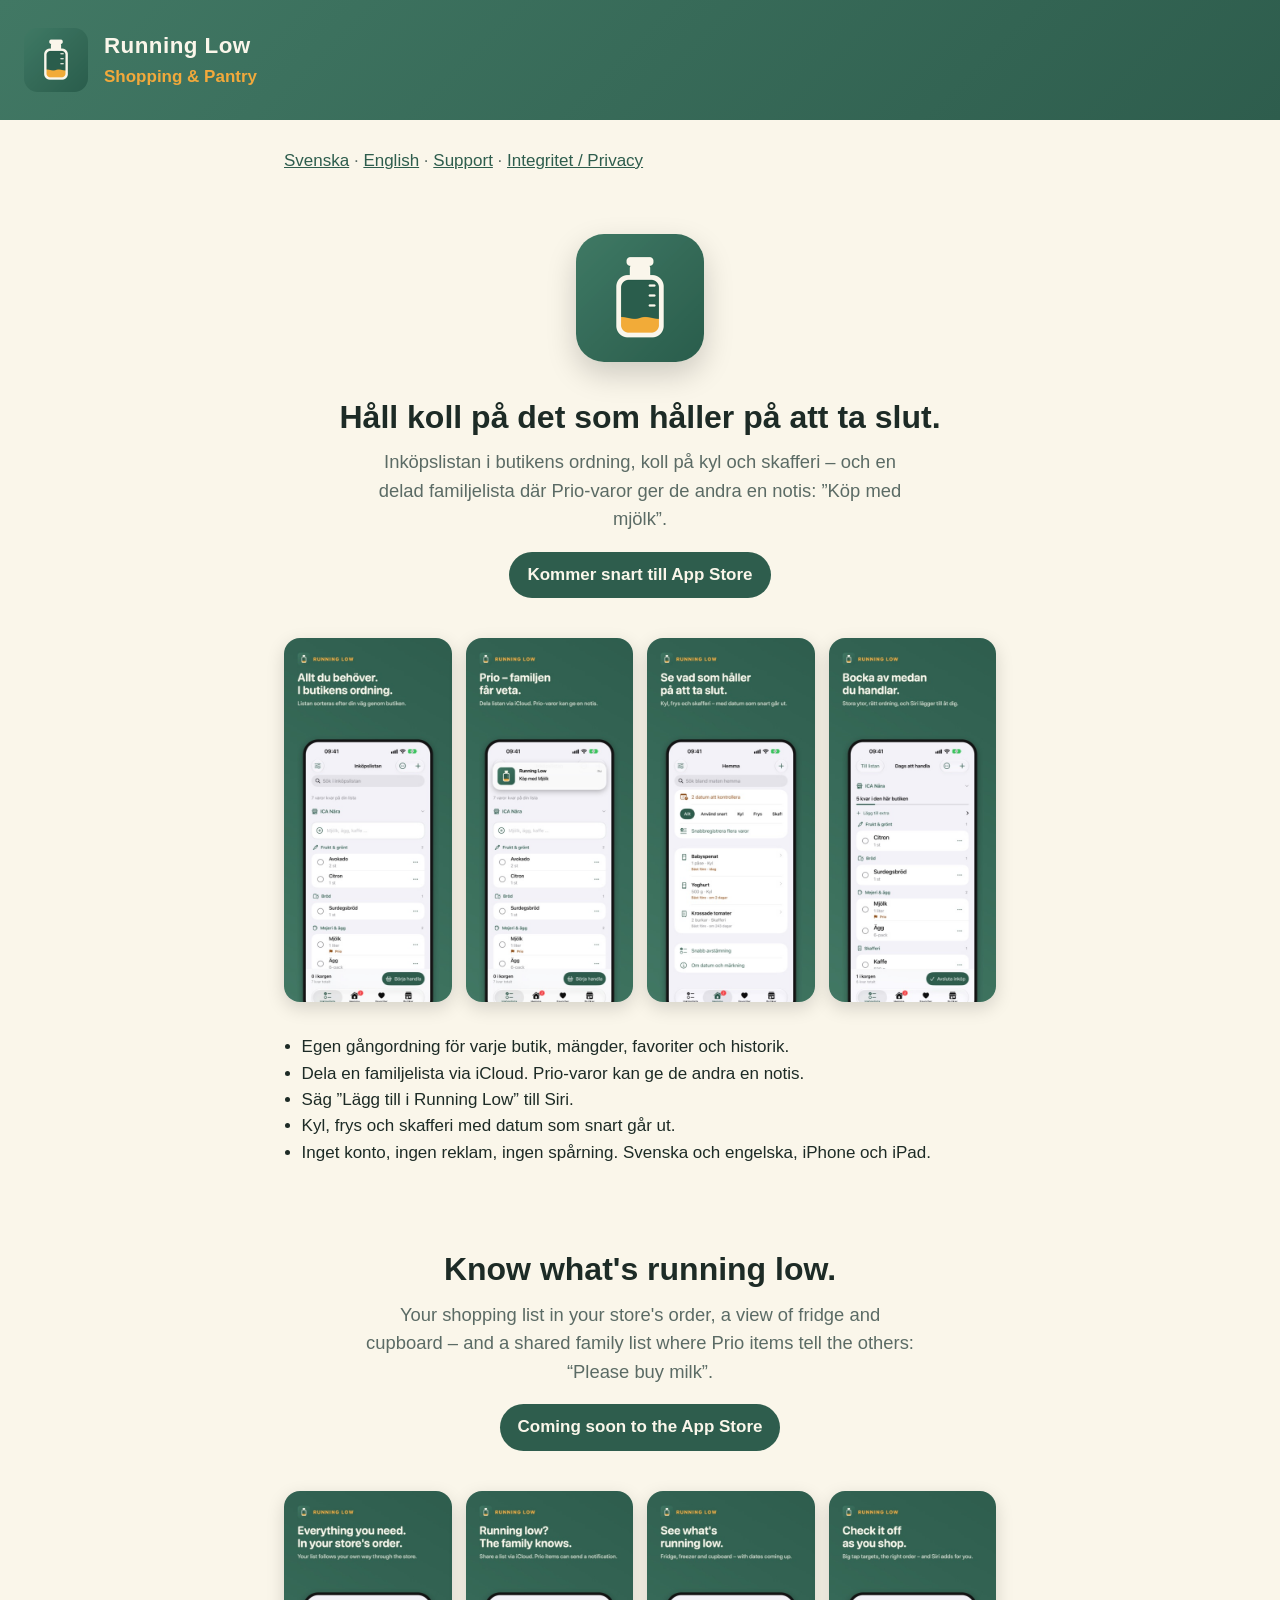
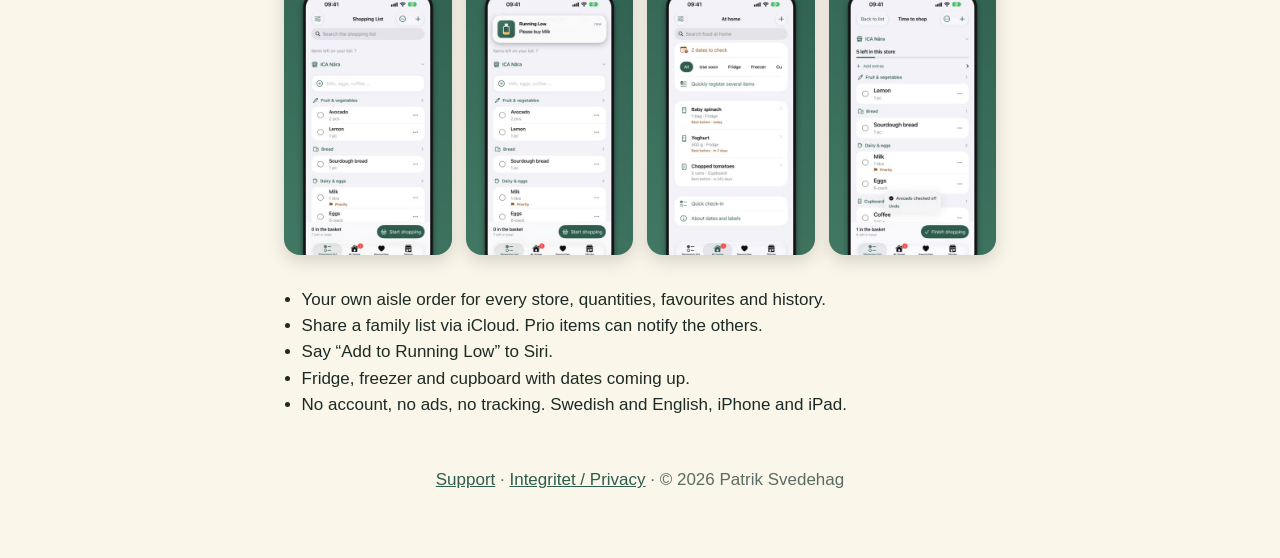
<file: index.html>
<!doctype html>
<html lang="sv">
<head>
<meta charset="utf-8">
<meta name="viewport" content="width=device-width, initial-scale=1">
<title>Running Low – Shopping &amp; Pantry</title>
<meta name="description" content="Inköpslistan i butikens ordning, koll på kyl och skafferi, och en delad familjelista med Prio-notiser. / Your shopping list in store order, pantry overview and a shared family list with Prio alerts.">
<link rel="icon" href="icon.png">
<link rel="stylesheet" href="style.css">
<style>
  .hero { text-align: center; padding: 40px 0 8px; }
  .hero img { border-radius: 28px; box-shadow: 0 12px 30px rgba(0,0,0,.18); }
  .hero h1 { margin: 22px 0 6px; }
  .lead { font-size: 1.15rem; color: var(--muted); max-width: 560px; margin: 0 auto; }
  .soon { display: inline-block; margin-top: 18px; padding: 10px 18px; border-radius: 999px; background: var(--green); color: #faf6ea; font-weight: 600; }
  .shots { display: grid; grid-template-columns: repeat(auto-fit, minmax(150px, 1fr)); gap: 14px; margin: 32px 0; }
  .shots img { width: 100%; border-radius: 16px; box-shadow: 0 6px 18px rgba(0,0,0,.15); }
  ul.features { padding-left: 1.1rem; }
  footer { text-align: center; color: var(--muted); padding: 32px 0 0; }
</style>
</head>
<body>
<header><img src="icon.png" alt="" width="64" height="64"><div><strong>Running Low</strong><span>Shopping &amp; Pantry</span></div></header>
<main>
<nav><a href="#sv">Svenska</a> · <a href="#en">English</a> · <a href="support.html">Support</a> · <a href="privacy.html">Integritet / Privacy</a></nav>

<section id="sv" lang="sv" class="hero">
  <img src="icon.png" alt="Running Low-ikonen" width="128" height="128">
  <h1>Håll koll på det som håller på att ta slut.</h1>
  <p class="lead">Inköpslistan i butikens ordning, koll på kyl och skafferi – och en delad familjelista där Prio-varor ger de andra en notis: ”Köp med mjölk”.</p>
  <span class="soon">Kommer snart till App Store</span>
</section>
<div class="shots">
  <img src="screenshots/web/sv-iphone-6.9-1.jpg" alt="Inköpslistan sorterad i butikens ordning">
  <img src="screenshots/web/sv-iphone-6.9-2.jpg" alt="Notisen Köp med Mjölk till familjen">
  <img src="screenshots/web/sv-iphone-6.9-3.jpg" alt="Hemma med datum som snart går ut">
  <img src="screenshots/web/sv-iphone-6.9-4.jpg" alt="Handlingsläget">
</div>
<ul class="features" lang="sv">
  <li>Egen gångordning för varje butik, mängder, favoriter och historik.</li>
  <li>Dela en familjelista via iCloud. Prio-varor kan ge de andra en notis.</li>
  <li>Säg ”Lägg till i Running Low” till Siri.</li>
  <li>Kyl, frys och skafferi med datum som snart går ut.</li>
  <li>Inget konto, ingen reklam, ingen spårning. Svenska och engelska, iPhone och iPad.</li>
</ul>

<section id="en" lang="en" class="hero">
  <h1>Know what's running low.</h1>
  <p class="lead">Your shopping list in your store's order, a view of fridge and cupboard – and a shared family list where Prio items tell the others: “Please buy milk”.</p>
  <span class="soon">Coming soon to the App Store</span>
</section>
<div class="shots">
  <img src="screenshots/web/en-iphone-6.9-1.jpg" alt="Shopping list in store order">
  <img src="screenshots/web/en-iphone-6.9-2.jpg" alt="Please buy Milk notification for the family">
  <img src="screenshots/web/en-iphone-6.9-3.jpg" alt="At home with dates coming up">
  <img src="screenshots/web/en-iphone-6.9-4.jpg" alt="Shopping mode">
</div>
<ul class="features" lang="en">
  <li>Your own aisle order for every store, quantities, favourites and history.</li>
  <li>Share a family list via iCloud. Prio items can notify the others.</li>
  <li>Say “Add to Running Low” to Siri.</li>
  <li>Fridge, freezer and cupboard with dates coming up.</li>
  <li>No account, no ads, no tracking. Swedish and English, iPhone and iPad.</li>
</ul>
<footer><a href="support.html">Support</a> · <a href="privacy.html">Integritet / Privacy</a> · © 2026 Patrik Svedehag</footer>
</main>
</body>
</html>
</file>
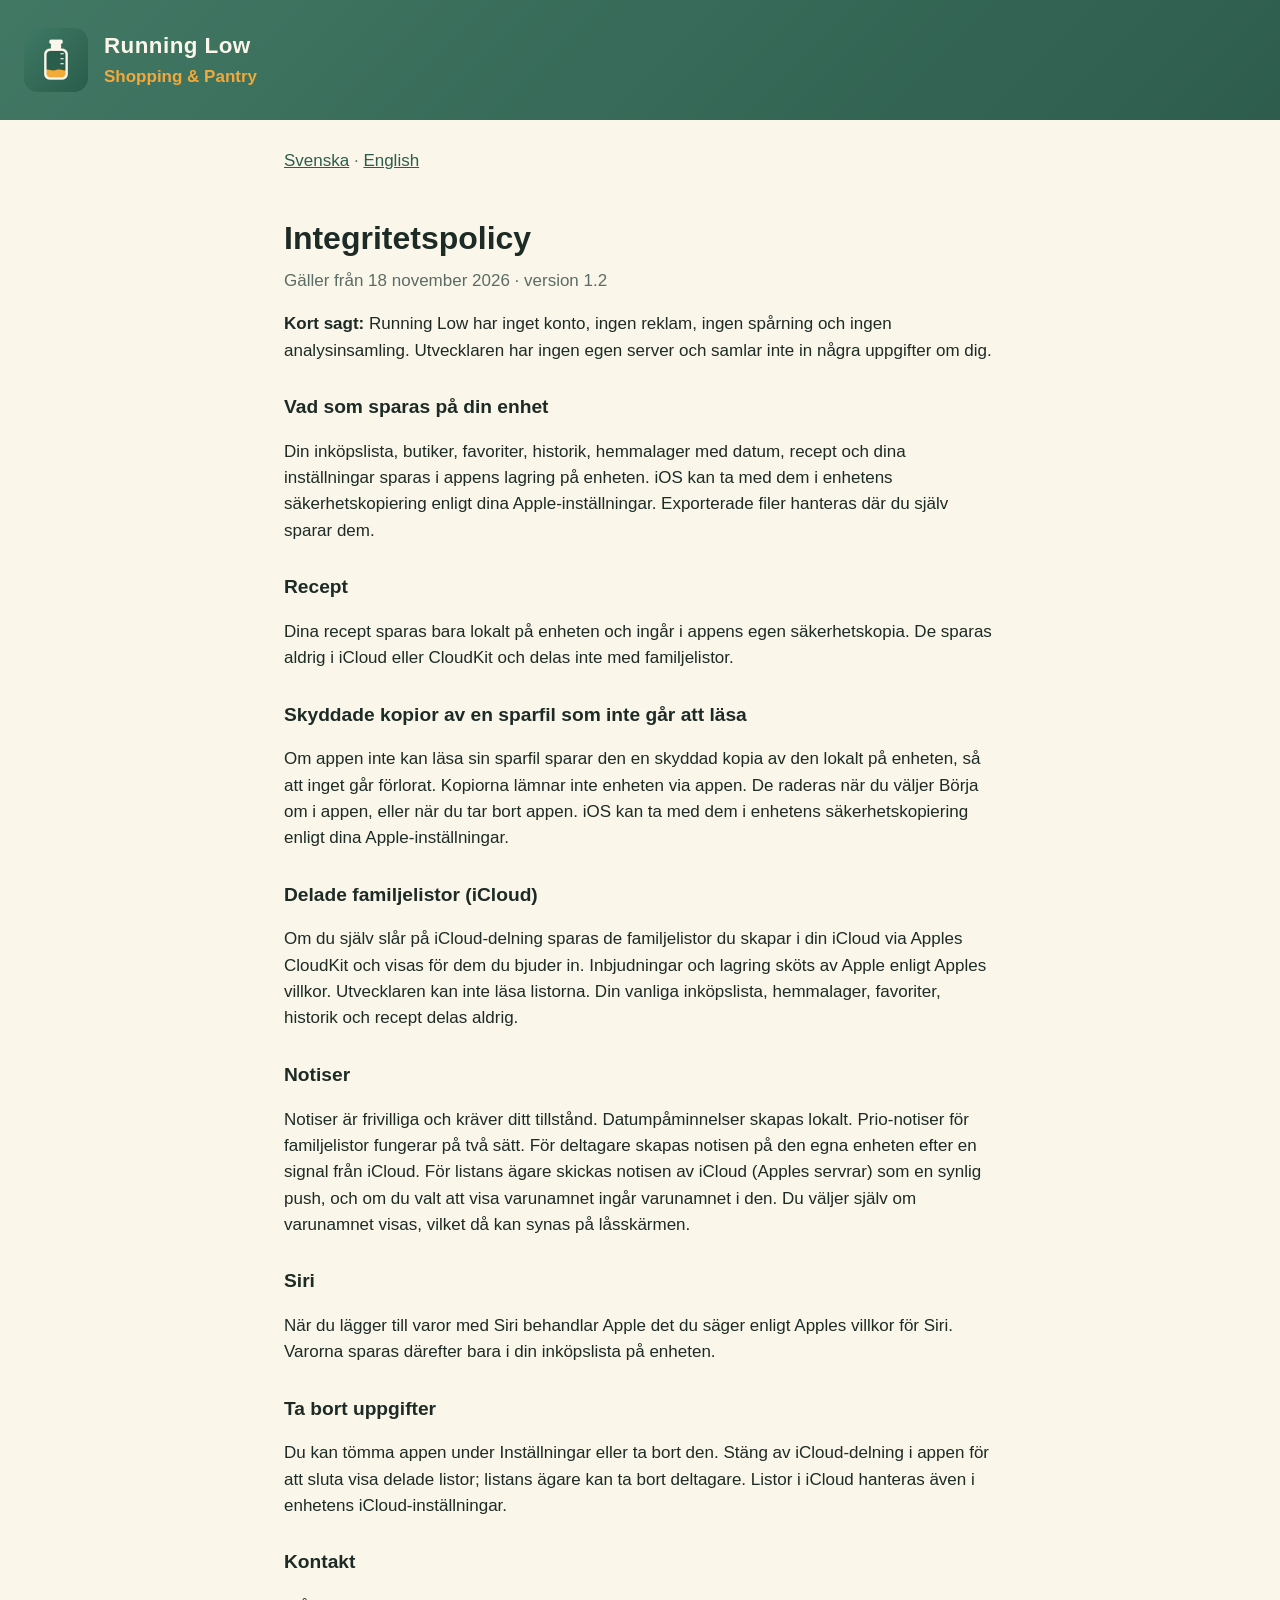
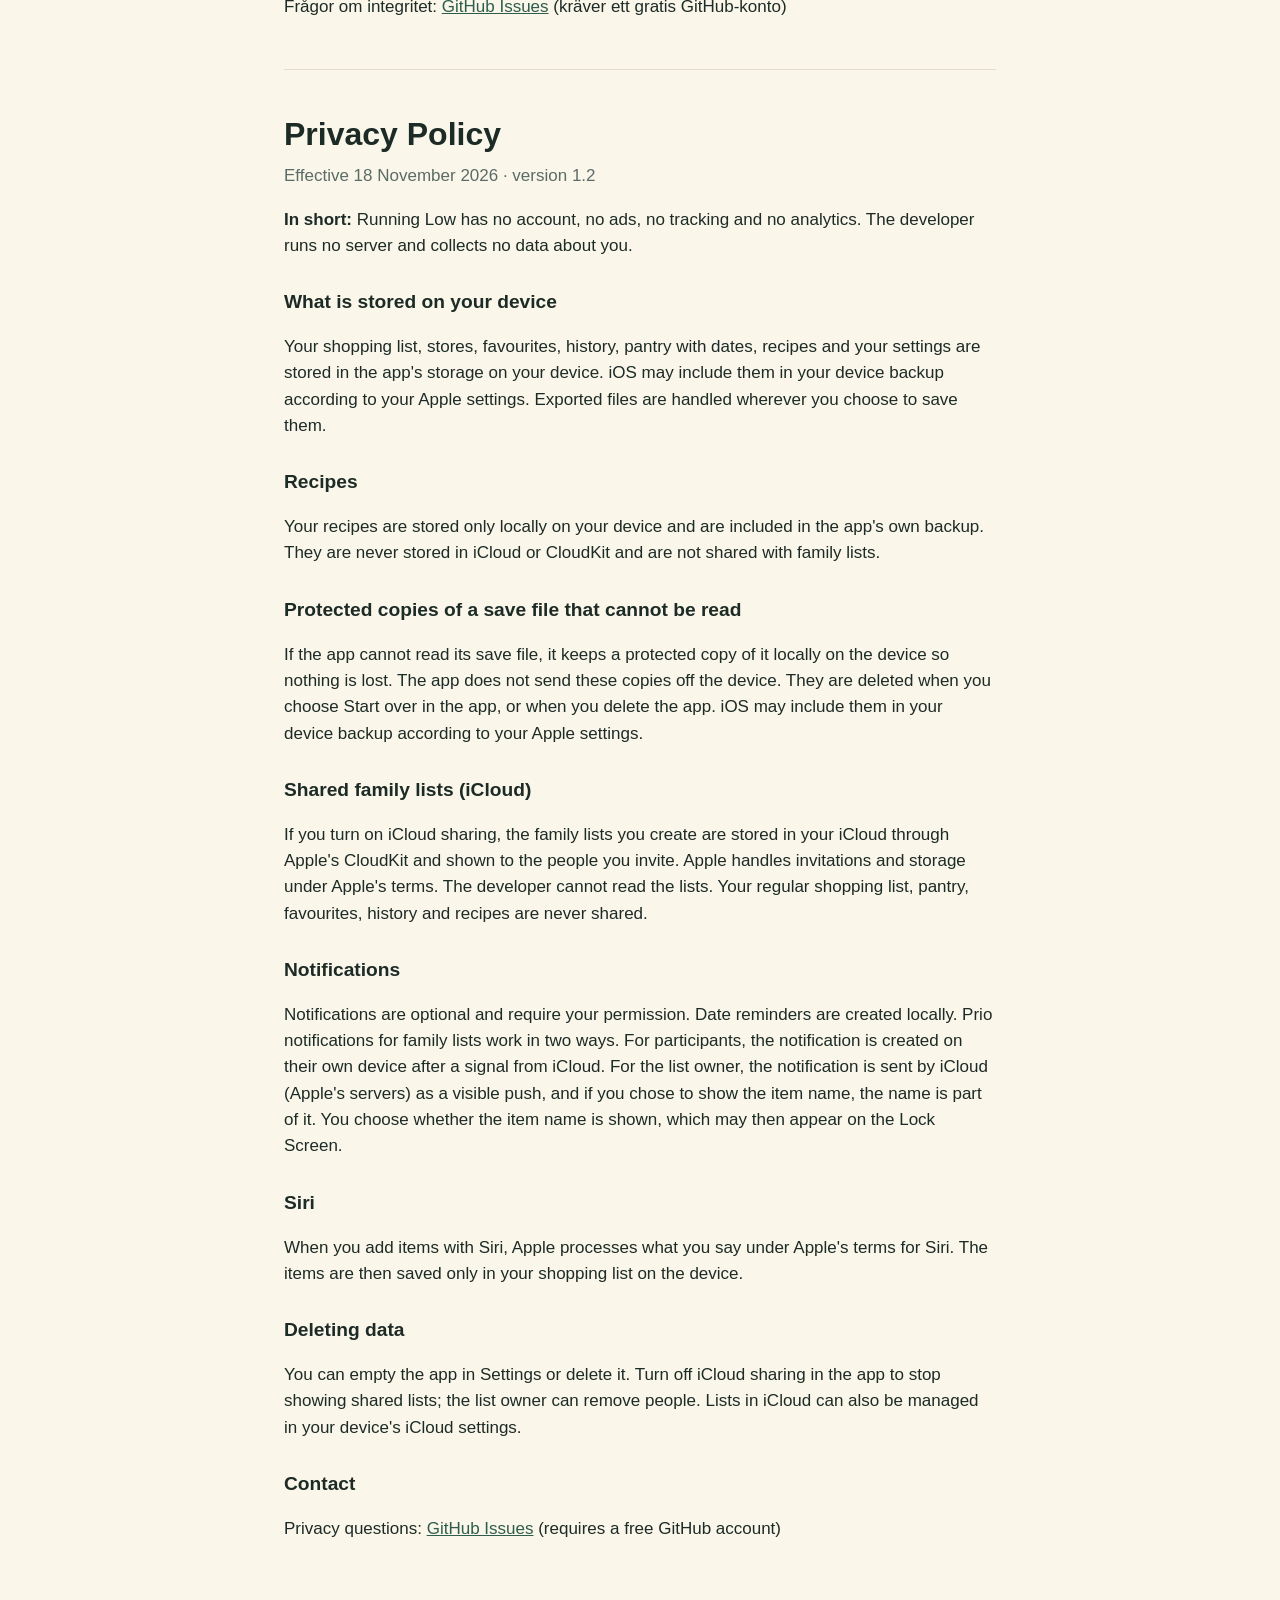
<file: privacy.html>
<!doctype html>
<html lang="sv">
<head>
<meta charset="utf-8">
<meta name="viewport" content="width=device-width, initial-scale=1">
<title>Running Low – Integritet / Privacy</title>
<link rel="stylesheet" href="style.css">
</head>
<body>
<header><img src="icon.png" alt="" width="64" height="64"><div><strong>Running Low</strong><span>Shopping &amp; Pantry</span></div></header>
<main>
<nav><a href="#sv">Svenska</a> · <a href="#en">English</a></nav>

<section id="sv" lang="sv">
<h1>Integritetspolicy</h1>
<p class="meta">Gäller från 18 november 2026 · version 1.2</p>
<p><strong>Kort sagt:</strong> Running Low har inget konto, ingen reklam, ingen spårning och ingen analysinsamling. Utvecklaren har ingen egen server och samlar inte in några uppgifter om dig.</p>
<h2>Vad som sparas på din enhet</h2>
<p>Din inköpslista, butiker, favoriter, historik, hemmalager med datum, recept och dina inställningar sparas i appens lagring på enheten. iOS kan ta med dem i enhetens säkerhetskopiering enligt dina Apple-inställningar. Exporterade filer hanteras där du själv sparar dem.</p>
<h2>Recept</h2>
<p>Dina recept sparas bara lokalt på enheten och ingår i appens egen säkerhetskopia. De sparas aldrig i iCloud eller CloudKit och delas inte med familjelistor.</p>
<h2>Skyddade kopior av en sparfil som inte går att läsa</h2>
<p>Om appen inte kan läsa sin sparfil sparar den en skyddad kopia av den lokalt på enheten, så att inget går förlorat. Kopiorna lämnar inte enheten via appen. De raderas när du väljer Börja om i appen, eller när du tar bort appen. iOS kan ta med dem i enhetens säkerhetskopiering enligt dina Apple-inställningar.</p>
<h2>Delade familjelistor (iCloud)</h2>
<p>Om du själv slår på iCloud-delning sparas de familjelistor du skapar i din iCloud via Apples CloudKit och visas för dem du bjuder in. Inbjudningar och lagring sköts av Apple enligt Apples villkor. Utvecklaren kan inte läsa listorna. Din vanliga inköpslista, hemmalager, favoriter, historik och recept delas aldrig.</p>
<h2>Notiser</h2>
<p>Notiser är frivilliga och kräver ditt tillstånd. Datumpåminnelser skapas lokalt. Prio-notiser för familjelistor fungerar på två sätt. För deltagare skapas notisen på den egna enheten efter en signal från iCloud. För listans ägare skickas notisen av iCloud (Apples servrar) som en synlig push, och om du valt att visa varunamnet ingår varunamnet i den. Du väljer själv om varunamnet visas, vilket då kan synas på låsskärmen.</p>
<h2>Siri</h2>
<p>När du lägger till varor med Siri behandlar Apple det du säger enligt Apples villkor för Siri. Varorna sparas därefter bara i din inköpslista på enheten.</p>
<h2>Ta bort uppgifter</h2>
<p>Du kan tömma appen under Inställningar eller ta bort den. Stäng av iCloud-delning i appen för att sluta visa delade listor; listans ägare kan ta bort deltagare. Listor i iCloud hanteras även i enhetens iCloud-inställningar.</p>
<h2>Kontakt</h2>
<p>Frågor om integritet: <a href="https://github.com/Sveden1989/running-low/issues">GitHub Issues</a> (kräver ett gratis GitHub-konto)</p>
</section>

<section id="en" lang="en">
<h1>Privacy Policy</h1>
<p class="meta">Effective 18 November 2026 · version 1.2</p>
<p><strong>In short:</strong> Running Low has no account, no ads, no tracking and no analytics. The developer runs no server and collects no data about you.</p>
<h2>What is stored on your device</h2>
<p>Your shopping list, stores, favourites, history, pantry with dates, recipes and your settings are stored in the app's storage on your device. iOS may include them in your device backup according to your Apple settings. Exported files are handled wherever you choose to save them.</p>
<h2>Recipes</h2>
<p>Your recipes are stored only locally on your device and are included in the app's own backup. They are never stored in iCloud or CloudKit and are not shared with family lists.</p>
<h2>Protected copies of a save file that cannot be read</h2>
<p>If the app cannot read its save file, it keeps a protected copy of it locally on the device so nothing is lost. The app does not send these copies off the device. They are deleted when you choose Start over in the app, or when you delete the app. iOS may include them in your device backup according to your Apple settings.</p>
<h2>Shared family lists (iCloud)</h2>
<p>If you turn on iCloud sharing, the family lists you create are stored in your iCloud through Apple's CloudKit and shown to the people you invite. Apple handles invitations and storage under Apple's terms. The developer cannot read the lists. Your regular shopping list, pantry, favourites, history and recipes are never shared.</p>
<h2>Notifications</h2>
<p>Notifications are optional and require your permission. Date reminders are created locally. Prio notifications for family lists work in two ways. For participants, the notification is created on their own device after a signal from iCloud. For the list owner, the notification is sent by iCloud (Apple's servers) as a visible push, and if you chose to show the item name, the name is part of it. You choose whether the item name is shown, which may then appear on the Lock Screen.</p>
<h2>Siri</h2>
<p>When you add items with Siri, Apple processes what you say under Apple's terms for Siri. The items are then saved only in your shopping list on the device.</p>
<h2>Deleting data</h2>
<p>You can empty the app in Settings or delete it. Turn off iCloud sharing in the app to stop showing shared lists; the list owner can remove people. Lists in iCloud can also be managed in your device's iCloud settings.</p>
<h2>Contact</h2>
<p>Privacy questions: <a href="https://github.com/Sveden1989/running-low/issues">GitHub Issues</a> (requires a free GitHub account)</p>
</section>
</main>
</body>
</html>
</file>
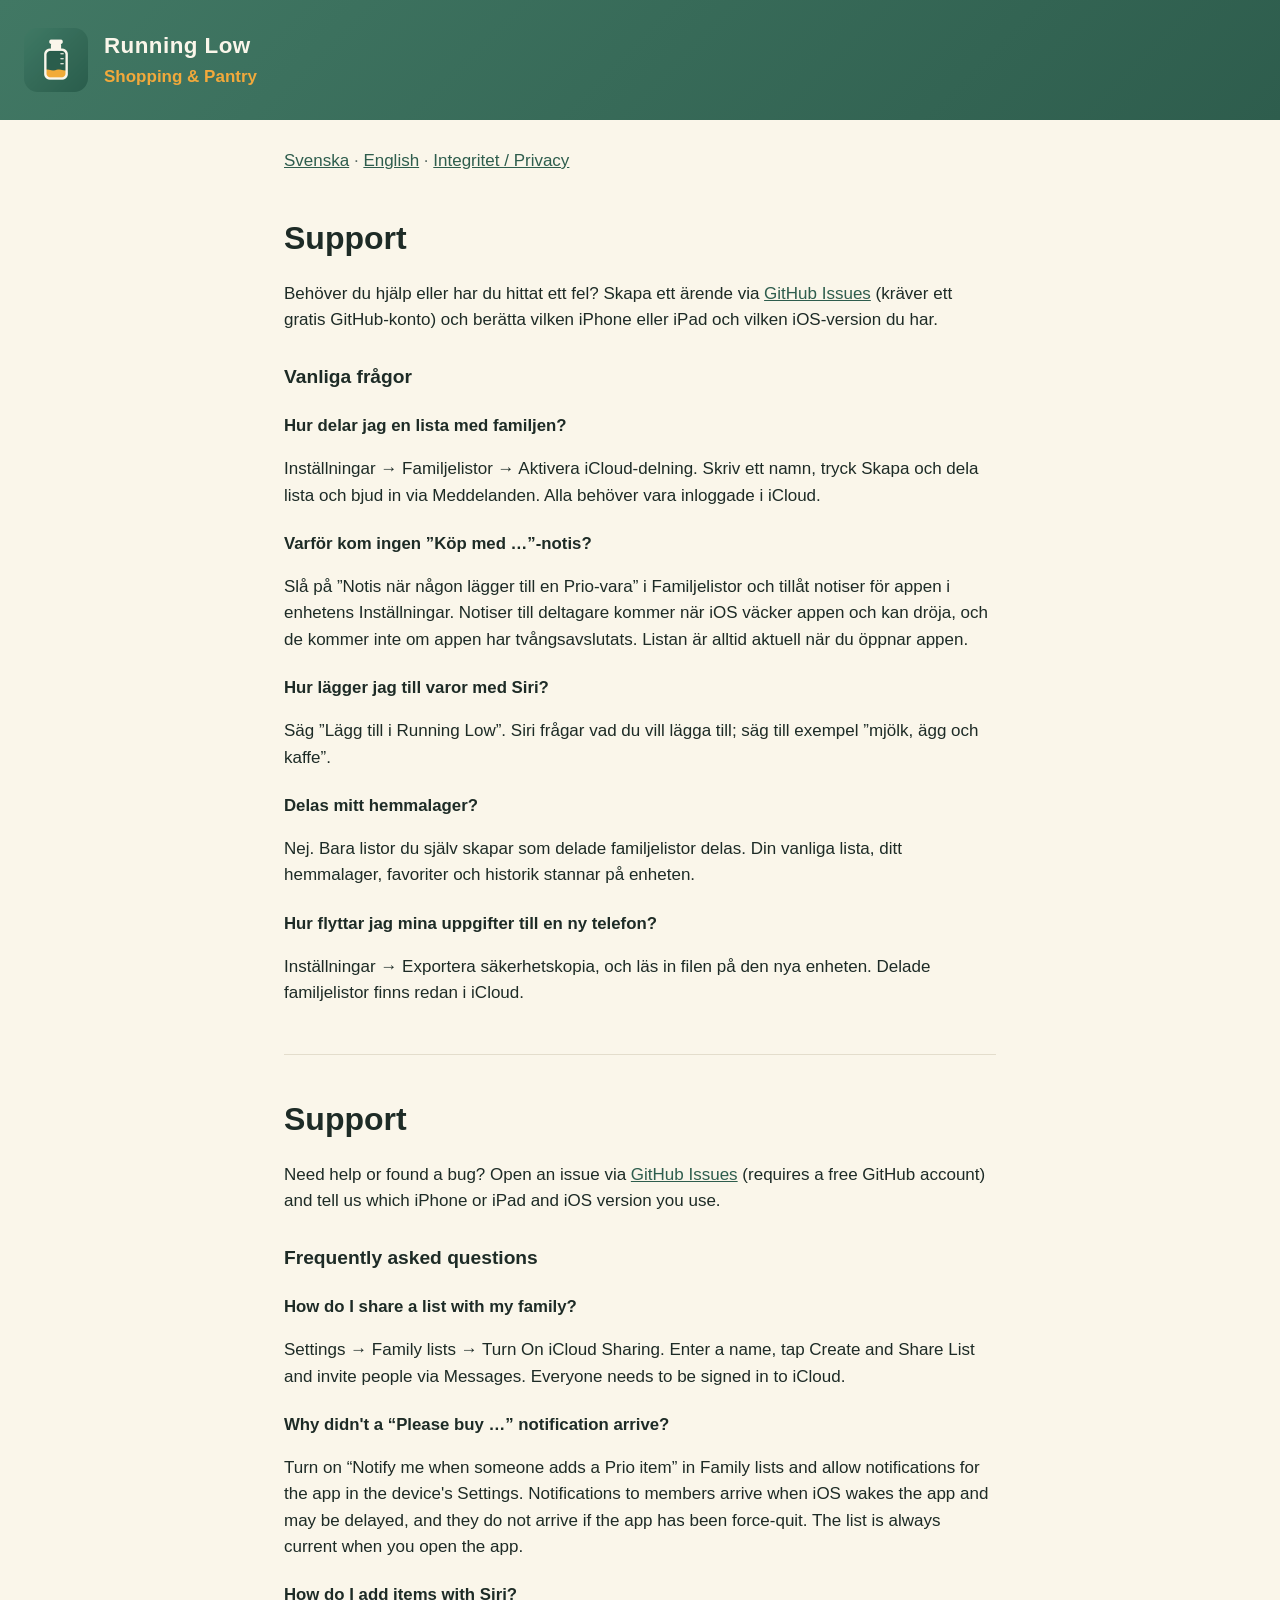
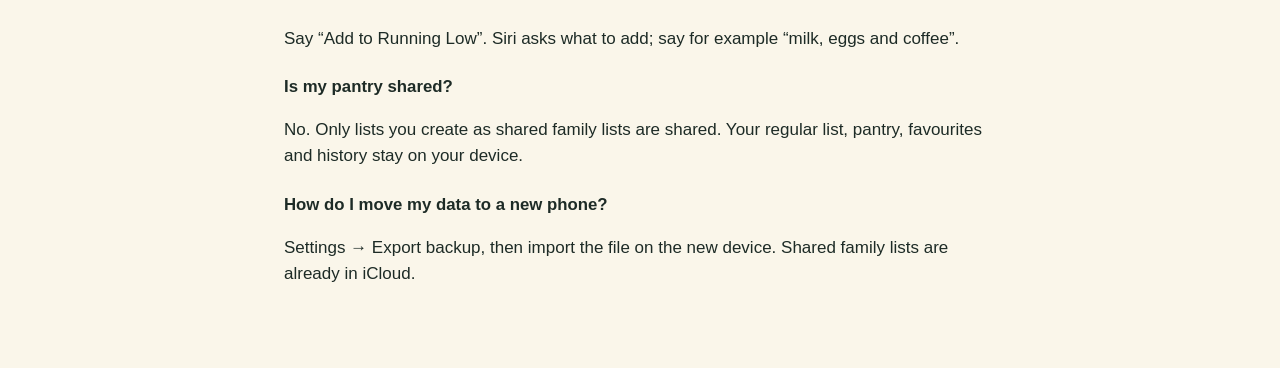
<file: support.html>
<!doctype html>
<html lang="sv">
<head>
<meta charset="utf-8">
<meta name="viewport" content="width=device-width, initial-scale=1">
<title>Running Low – Support</title>
<link rel="stylesheet" href="style.css">
</head>
<body>
<header><img src="icon.png" alt="" width="64" height="64"><div><strong>Running Low</strong><span>Shopping &amp; Pantry</span></div></header>
<main>
<nav><a href="#sv">Svenska</a> · <a href="#en">English</a> · <a href="privacy.html">Integritet / Privacy</a></nav>

<section id="sv" lang="sv">
<h1>Support</h1>
<p>Behöver du hjälp eller har du hittat ett fel? Skapa ett ärende via <a href="https://github.com/Sveden1989/running-low/issues">GitHub Issues</a> (kräver ett gratis GitHub-konto) och berätta vilken iPhone eller iPad och vilken iOS-version du har.</p>
<h2>Vanliga frågor</h2>
<h3>Hur delar jag en lista med familjen?</h3>
<p>Inställningar → Familjelistor → Aktivera iCloud-delning. Skriv ett namn, tryck Skapa och dela lista och bjud in via Meddelanden. Alla behöver vara inloggade i iCloud.</p>
<h3>Varför kom ingen ”Köp med …”-notis?</h3>
<p>Slå på ”Notis när någon lägger till en Prio-vara” i Familjelistor och tillåt notiser för appen i enhetens Inställningar. Notiser till deltagare kommer när iOS väcker appen och kan dröja, och de kommer inte om appen har tvångsavslutats. Listan är alltid aktuell när du öppnar appen.</p>
<h3>Hur lägger jag till varor med Siri?</h3>
<p>Säg ”Lägg till i Running Low”. Siri frågar vad du vill lägga till; säg till exempel ”mjölk, ägg och kaffe”.</p>
<h3>Delas mitt hemmalager?</h3>
<p>Nej. Bara listor du själv skapar som delade familjelistor delas. Din vanliga lista, ditt hemmalager, favoriter och historik stannar på enheten.</p>
<h3>Hur flyttar jag mina uppgifter till en ny telefon?</h3>
<p>Inställningar → Exportera säkerhetskopia, och läs in filen på den nya enheten. Delade familjelistor finns redan i iCloud.</p>
</section>

<section id="en" lang="en">
<h1>Support</h1>
<p>Need help or found a bug? Open an issue via <a href="https://github.com/Sveden1989/running-low/issues">GitHub Issues</a> (requires a free GitHub account) and tell us which iPhone or iPad and iOS version you use.</p>
<h2>Frequently asked questions</h2>
<h3>How do I share a list with my family?</h3>
<p>Settings → Family lists → Turn On iCloud Sharing. Enter a name, tap Create and Share List and invite people via Messages. Everyone needs to be signed in to iCloud.</p>
<h3>Why didn't a “Please buy …” notification arrive?</h3>
<p>Turn on “Notify me when someone adds a Prio item” in Family lists and allow notifications for the app in the device's Settings. Notifications to members arrive when iOS wakes the app and may be delayed, and they do not arrive if the app has been force-quit. The list is always current when you open the app.</p>
<h3>How do I add items with Siri?</h3>
<p>Say “Add to Running Low”. Siri asks what to add; say for example “milk, eggs and coffee”.</p>
<h3>Is my pantry shared?</h3>
<p>No. Only lists you create as shared family lists are shared. Your regular list, pantry, favourites and history stay on your device.</p>
<h3>How do I move my data to a new phone?</h3>
<p>Settings → Export backup, then import the file on the new device. Shared family lists are already in iCloud.</p>
</section>
</main>
</body>
</html>
</file>
<file: style.css>
:root { --green: #2e5d4d; --green-light: #417864; --cream: #faf6ea; --amber: #f2a93b; --text: #1d2b26; --muted: #5b6b65; }
* { box-sizing: border-box; }
body { margin: 0; font: 17px/1.55 -apple-system, BlinkMacSystemFont, "SF Pro Text", "Segoe UI", sans-serif; color: var(--text); background: var(--cream); }
header { display: flex; align-items: center; gap: 16px; padding: 28px 24px; background: linear-gradient(135deg, var(--green-light), var(--green)); color: var(--cream); }
header img { border-radius: 14px; }
header strong { display: block; font-size: 1.4rem; letter-spacing: .02em; }
header span { color: var(--amber); font-weight: 600; }
main { max-width: 760px; margin: 0 auto; padding: 8px 24px 64px; }
nav { margin: 20px 0; color: var(--muted); }
a { color: var(--green); }
h1 { font-size: 2rem; margin: 40px 0 4px; }
h2 { font-size: 1.2rem; margin-top: 28px; }
h3 { font-size: 1.05rem; margin: 22px 0 4px; }
.meta { color: var(--muted); margin-top: 0; }
section + section { border-top: 1px solid #e3ddcc; margin-top: 48px; }
@media (prefers-color-scheme: dark) {
  :root { --cream: #14201b; --text: #eef3ef; --muted: #a9b8b1; }
  a { color: #8fd0b4; }
  section + section { border-color: #2a3a33; }
  header { color: #faf6ea; }
}
</file>
